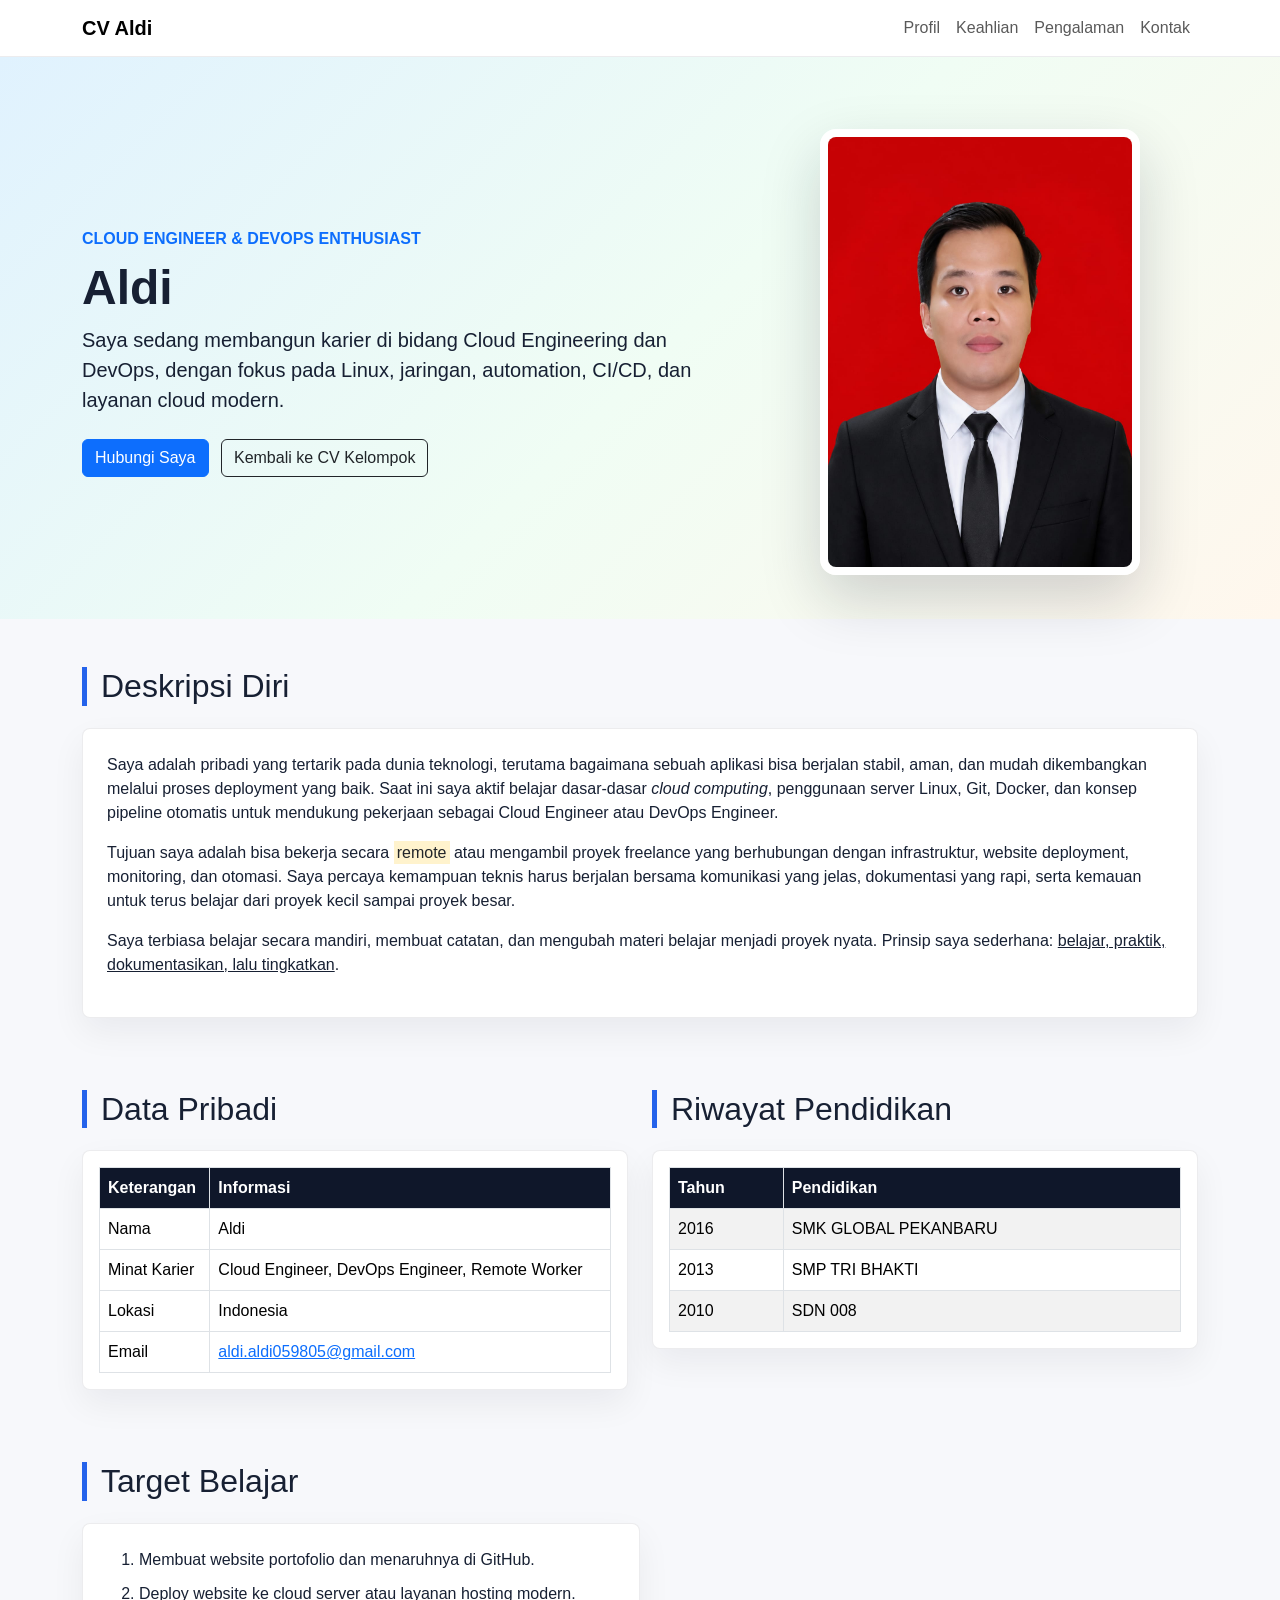
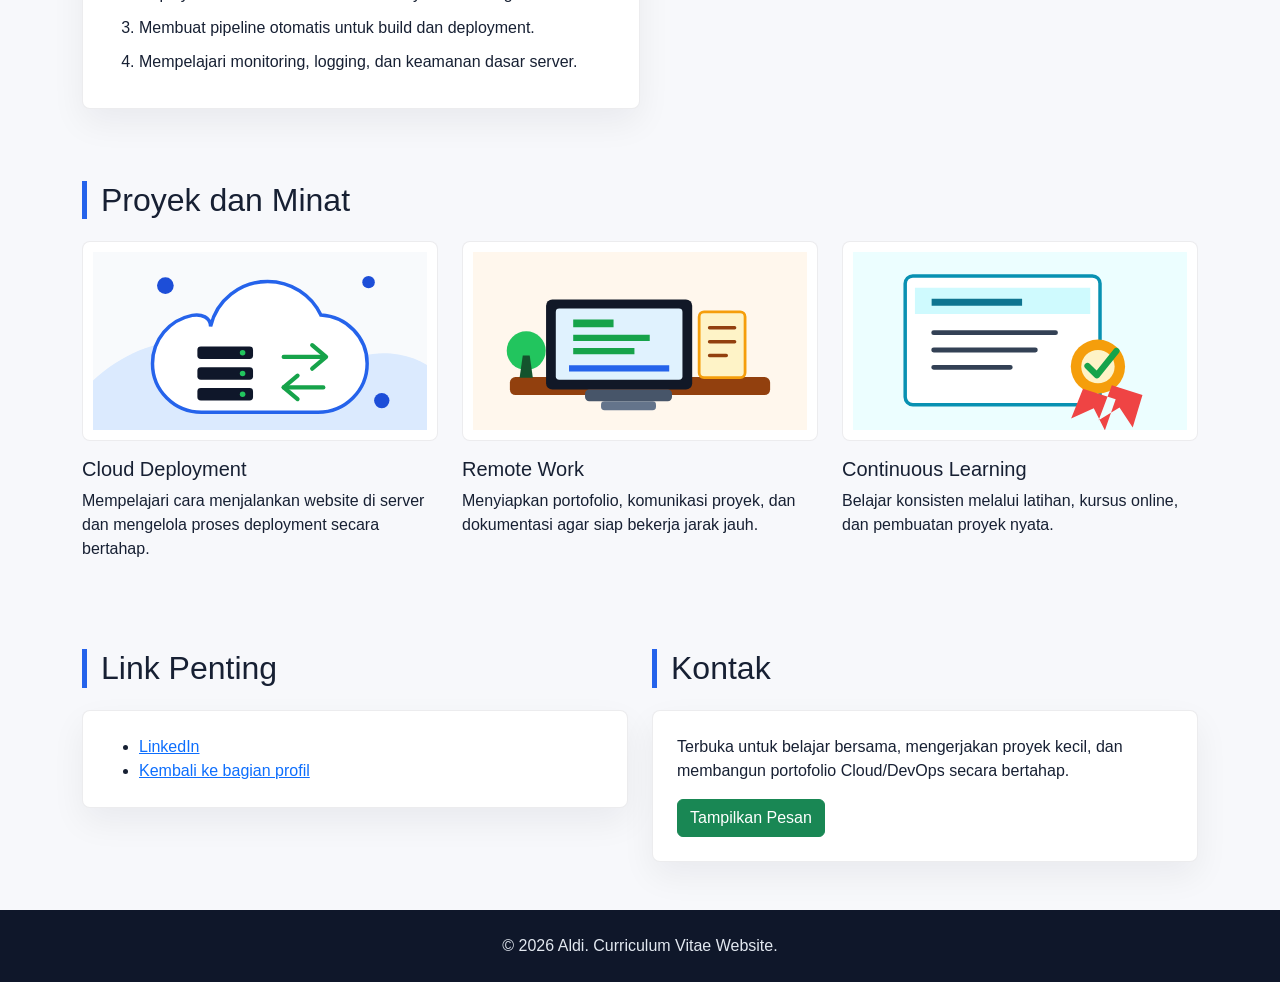
<file: aldi/index.html>
<!DOCTYPE html>
<html lang="id">
<head>
    <meta charset="UTF-8">
    <meta name="viewport" content="width=device-width, initial-scale=1.0">
    <title>Curriculum Vitae Aldi</title>
    <link href="https://cdn.jsdelivr.net/npm/bootstrap@5.3.3/dist/css/bootstrap.min.css" rel="stylesheet">
    <link rel="stylesheet" href="styles.css">
</head>
<body>
    <!-- Navigasi internal halaman CV -->
    <nav class="navbar navbar-expand-lg bg-white sticky-top">
        <div class="container">
            <a class="navbar-brand fw-bold" href="#beranda">CV Aldi</a>
            <button class="navbar-toggler" type="button" data-bs-toggle="collapse" data-bs-target="#mainMenu" aria-controls="mainMenu" aria-expanded="false" aria-label="Buka menu">
                <span class="navbar-toggler-icon"></span>
            </button>
            <div class="collapse navbar-collapse" id="mainMenu">
                <ul class="navbar-nav ms-auto">
                    <li class="nav-item"><a class="nav-link" href="#profil">Profil</a></li>
                    <li class="nav-item"><a class="nav-link" href="#keahlian">Keahlian</a></li>
                    <li class="nav-item"><a class="nav-link" href="#pengalaman">Pengalaman</a></li>
                    <li class="nav-item"><a class="nav-link" href="#kontak">Kontak</a></li>
                </ul>
            </div>
        </div>
    </nav>

    <header class="hero" id="beranda">
        <div class="container">
            <div class="row align-items-center g-5">
                <div class="col-lg-7">
                    <p class="text-uppercase fw-bold text-primary mb-2">Cloud Engineer & DevOps Enthusiast</p>
                    <h1 class="display-5 fw-bold">Aldi</h1>
                    <p class="lead mb-4">Saya sedang membangun karier di bidang <strong>Cloud Engineering</strong> dan <strong>DevOps</strong>, dengan fokus pada Linux, jaringan, automation, CI/CD, dan layanan cloud modern.</p>
                    <a class="btn btn-primary me-2" href="#kontak">Hubungi Saya</a>
                    <a class="btn btn-outline-dark" href="../tugas.html">Kembali ke CV Kelompok</a>
                </div>
                <div class="col-lg-5 text-center">
                    <img src="assets/aldi.jpg" class="img-fluid hero-photo rounded-4" alt="Foto profil Aldi">
                </div>
            </div>
        </div>
    </header>

    <main>
        <section class="container py-5" id="profil">
            <h2 class="section-title">Deskripsi Diri</h2>
            <div class="content-card p-4">
                <p>Saya adalah pribadi yang tertarik pada dunia teknologi, terutama bagaimana sebuah aplikasi bisa berjalan stabil, aman, dan mudah dikembangkan melalui proses deployment yang baik. Saat ini saya aktif belajar dasar-dasar <em>cloud computing</em>, penggunaan server Linux, Git, Docker, dan konsep pipeline otomatis untuk mendukung pekerjaan sebagai Cloud Engineer atau DevOps Engineer.</p>
                <p>Tujuan saya adalah bisa bekerja secara <mark>remote</mark> atau mengambil proyek freelance yang berhubungan dengan infrastruktur, website deployment, monitoring, dan otomasi. Saya percaya kemampuan teknis harus berjalan bersama komunikasi yang jelas, dokumentasi yang rapi, serta kemauan untuk terus belajar dari proyek kecil sampai proyek besar.</p>
                <p>Saya terbiasa belajar secara mandiri, membuat catatan, dan mengubah materi belajar menjadi proyek nyata. Prinsip saya sederhana: <u>belajar, praktik, dokumentasikan, lalu tingkatkan</u>.</p>
            </div>
        </section>

        <section class="container py-4" id="keahlian">
            <div class="row g-4">
                <div class="col-lg-6">
                    <h2 class="section-title">Data Pribadi</h2>
                    <div class="table-responsive content-card p-3">
                        <table class="table table-bordered align-middle mb-0">
                            <thead>
                                <tr>
                                    <th>Keterangan</th>
                                    <th>Informasi</th>
                                </tr>
                            </thead>
                            <tbody>
                                <tr>
                                    <td>Nama</td>
                                    <td>Aldi</td>
                                </tr>
                                <tr>
                                    <td>Minat Karier</td>
                                    <td>Cloud Engineer, DevOps Engineer, Remote Worker</td>
                                </tr>
                                <tr>
                                    <td>Lokasi</td>
                                    <td>Indonesia</td>
                                </tr>
                                <tr>
                                    <td>Email</td>
                                    <td><a href="mailto:aldi.aldi059805@gmail.com">aldi.aldi059805@gmail.com</a></td>
                                </tr>
                            </tbody>
                        </table>
                    </div>
                </div>

                <div class="col-lg-6">
                    <h2 class="section-title">Riwayat Pendidikan</h2>
                    <div class="table-responsive content-card p-3">
                        <table class="table table-striped table-bordered align-middle mb-0">
                            <thead>
                                <tr>
                                    <th>Tahun</th>
                                    <th>Pendidikan </th>
                                </tr>
                            </thead>
                            <tbody>
                                <tr>
                                    <td>2016 </td>
                                    <td>SMK GLOBAL PEKANBARU</td>
                                </tr>
                                <tr>
                                    <td>2013</td>
                                    <td>SMP TRI BHAKTI</td>
                                </tr>
                                <tr>
                                    <td>2010</td>
                                    <td>SDN 008</td>
                                </tr>
                            </tbody>
                        </table>
                    </div>
                </div>
            </div>
        </section>

        <section class="container py-5">
                <div class="col-lg-6">
                    <h2 class="section-title">Target Belajar</h2>
                    <div class="content-card p-4">
                        <ol class="timeline-list mb-0">
                            <li>Membuat website portofolio dan menaruhnya di GitHub.</li>
                            <li>Deploy website ke cloud server atau layanan hosting modern.</li>
                            <li>Membuat pipeline otomatis untuk build dan deployment.</li>
                            <li>Mempelajari monitoring, logging, dan keamanan dasar server.</li>
                        </ol>
                    </div>
                </div>
            </div>
        </section>

        <section class="container py-4" id="pengalaman">
            <h2 class="section-title">Proyek dan Minat</h2>
            <div class="row g-4">
                <div class="col-md-4">
                    <img src="assets/cloud-devops.svg" class="gallery-img" alt="Ilustrasi cloud dan DevOps">
                    <h3 class="h5 mt-3">Cloud Deployment</h3>
                    <p>Mempelajari cara menjalankan website di server dan mengelola proses deployment secara bertahap.</p>
                </div>
                <div class="col-md-4">
                    <img src="assets/workspace.svg" class="gallery-img" alt="Ilustrasi workspace remote">
                    <h3 class="h5 mt-3">Remote Work</h3>
                    <p>Menyiapkan portofolio, komunikasi proyek, dan dokumentasi agar siap bekerja jarak jauh.</p>
                </div>
                <div class="col-md-4">
                    <img src="assets/certificate.svg" class="gallery-img" alt="Ilustrasi sertifikat pembelajaran">
                    <h3 class="h5 mt-3">Continuous Learning</h3>
                    <p>Belajar konsisten melalui latihan, kursus online, dan pembuatan proyek nyata.</p>
                </div>
            </div>
        </section>

        <section class="container py-5" id="kontak">
            <div class="row g-4">
                <div class="col-lg-6">
                    <h2 class="section-title">Link Penting</h2>
                    <div class="content-card p-4">
                        <ul class="mb-0">
                            <li><a href="https://www.linkedin.com/in/aldi05/" target="_blank" rel="noopener">LinkedIn</a></li>
                            <li><a href="#profil">Kembali ke bagian profil</a></li>
                        </ul>
                    </div>
                </div>
                <div class="col-lg-6">
                    <h2 class="section-title">Kontak</h2>
                    <div class="content-card p-4">
                        <p>Terbuka untuk belajar bersama, mengerjakan proyek kecil, dan membangun portofolio Cloud/DevOps secara bertahap.</p>
                        <button class="btn btn-success" id="contactButton" type="button">Tampilkan Pesan</button>
                        <p class="alert alert-info mt-3 d-none" id="contactMessage">Terima kasih sudah melihat CV saya. Mari terhubung dan berdiskusi tentang proyek teknologi.</p>
                    </div>
                </div>
            </div>
        </section>
    </main>

    <footer class="py-4 text-center">
        <p class="mb-0">&copy; <span id="currentYear"></span> Aldi. Curriculum Vitae Website.</p>
    </footer>

    <script src="https://cdn.jsdelivr.net/npm/bootstrap@5.3.3/dist/js/bootstrap.bundle.min.js"></script>
    <script src="script.js"></script>
</body>
</html>
</file>
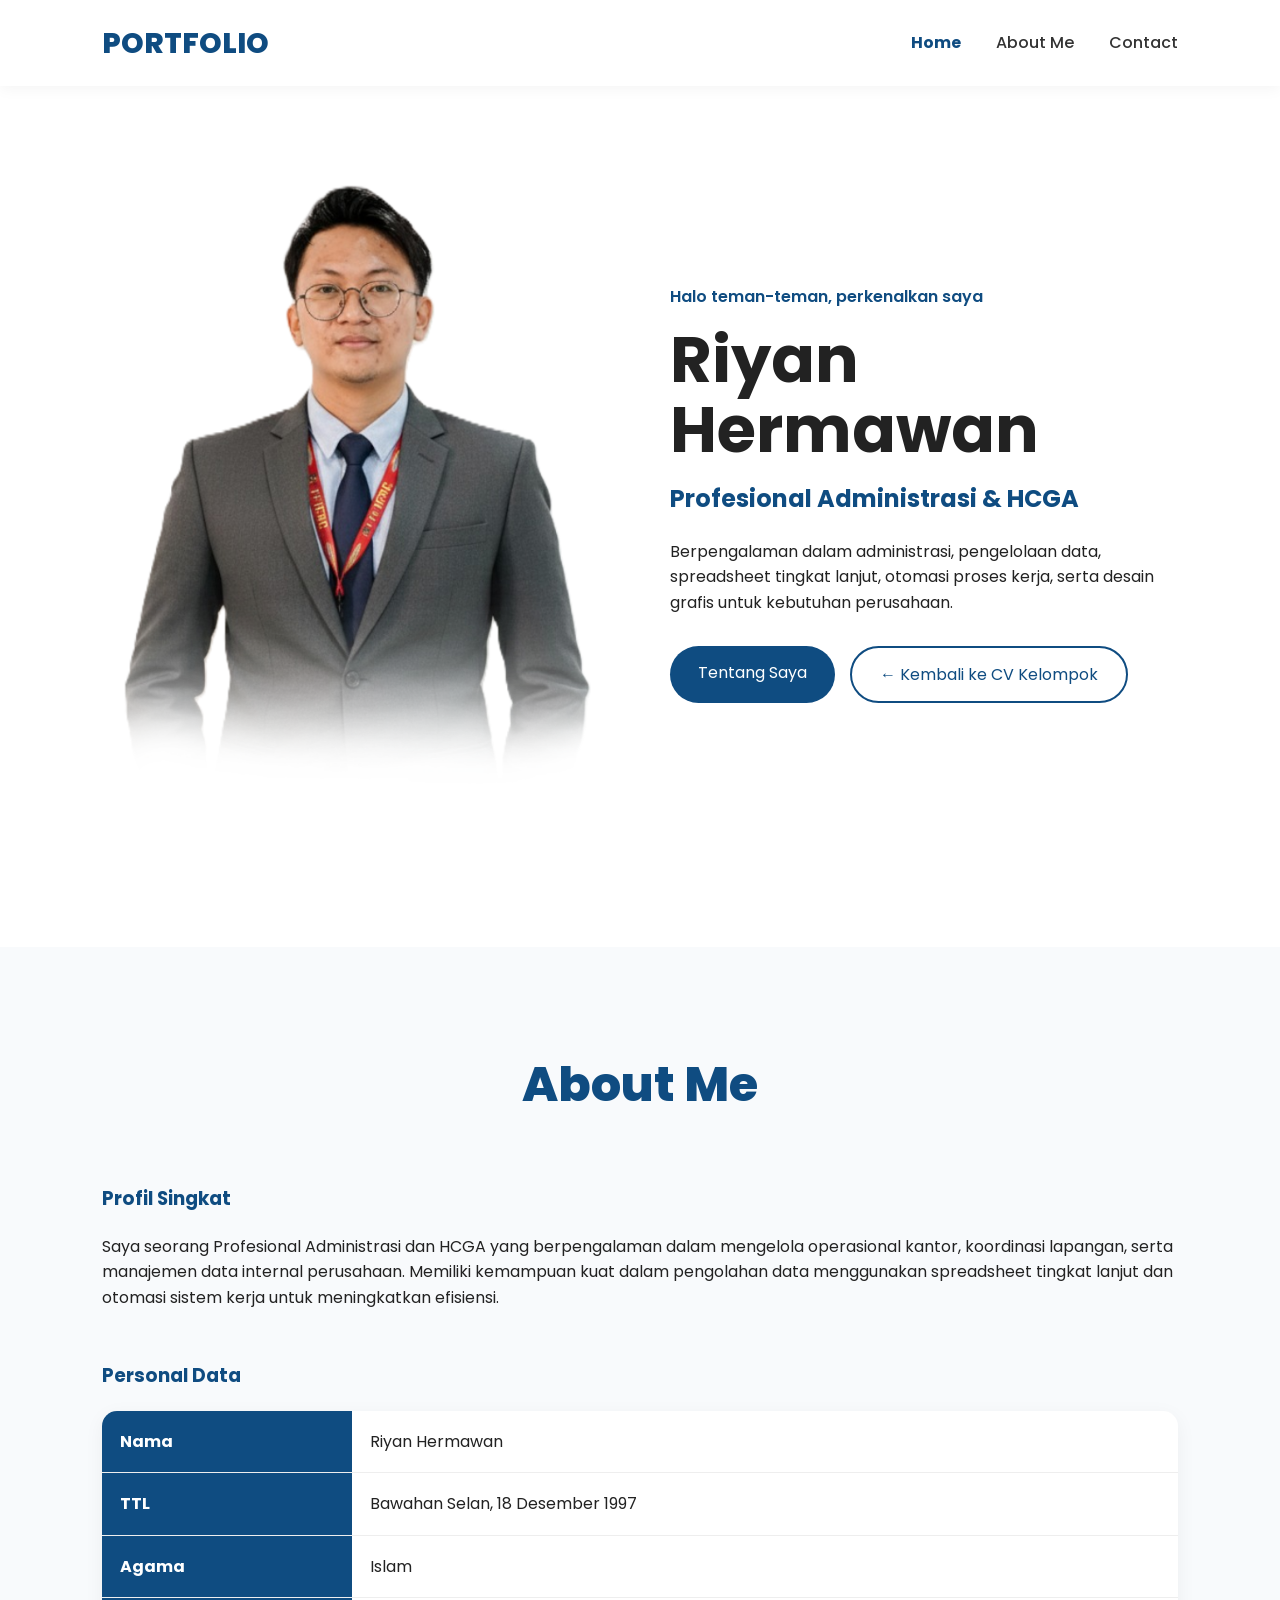
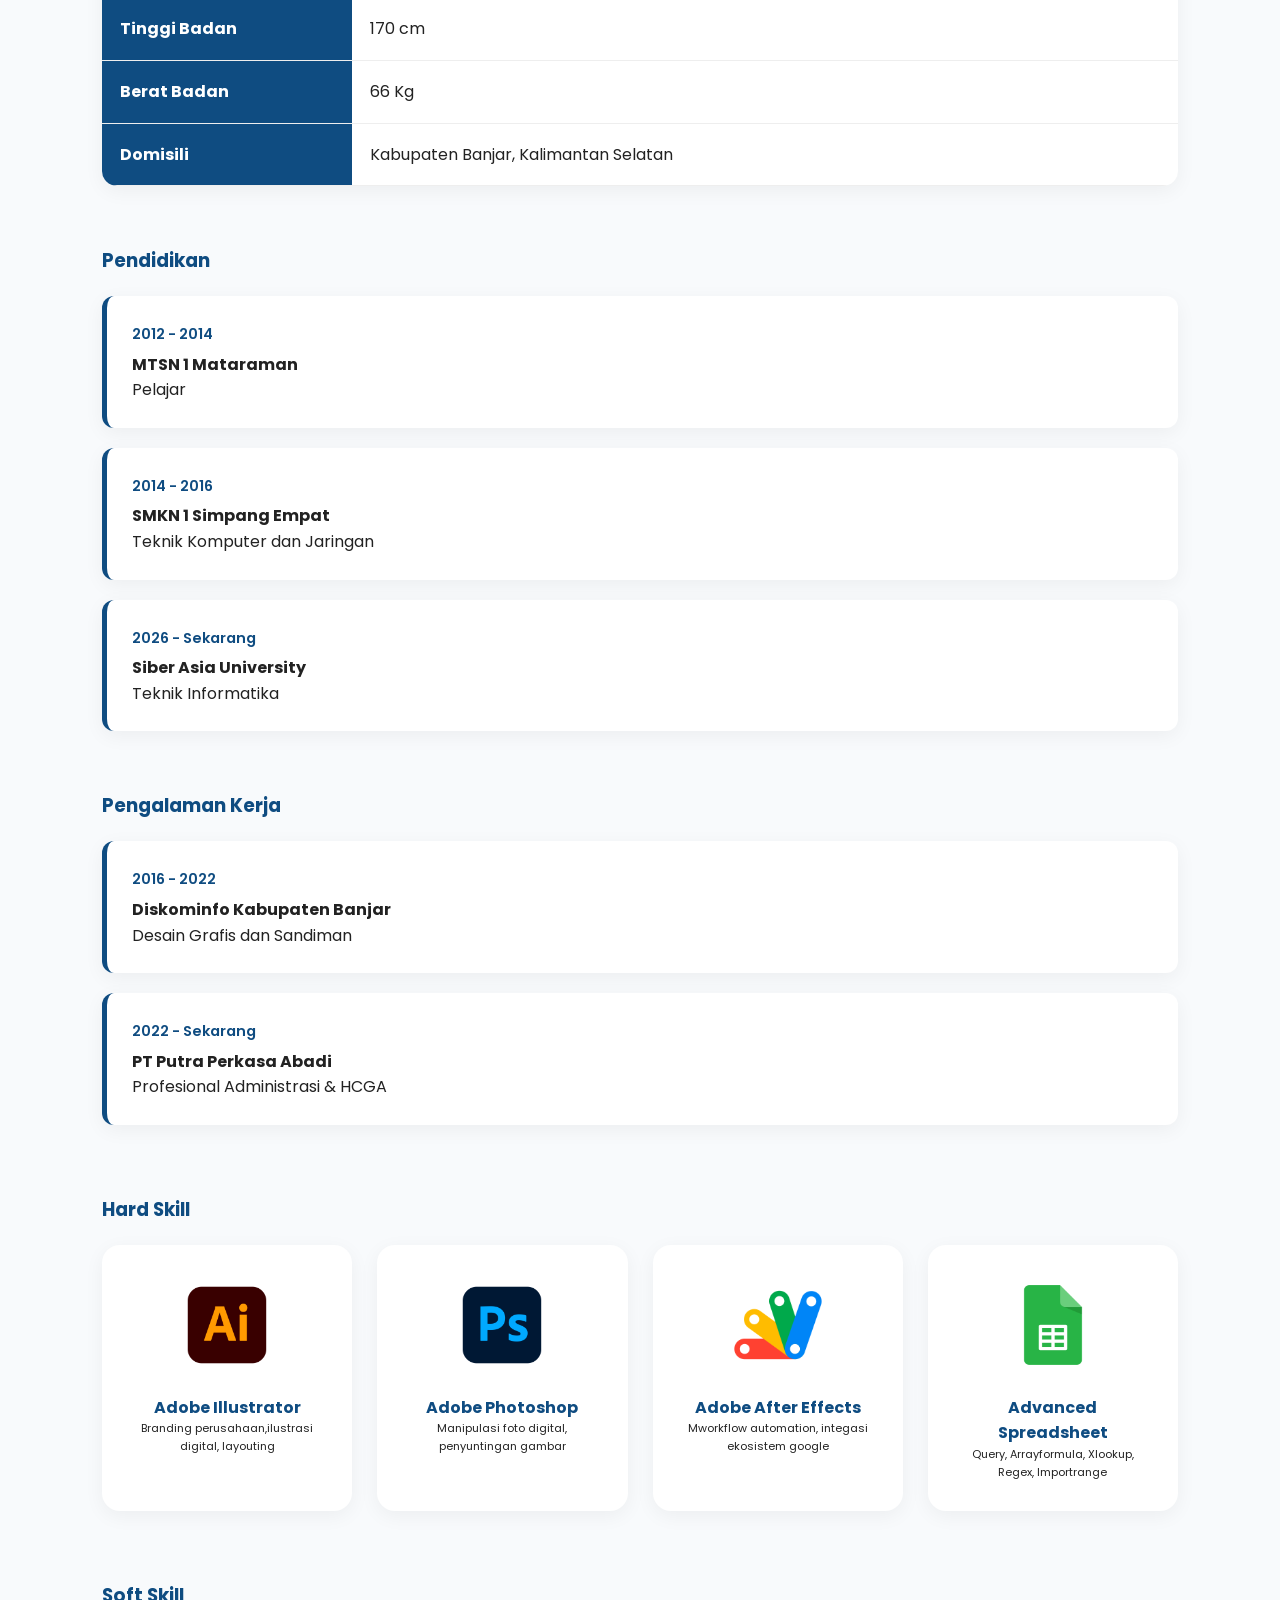
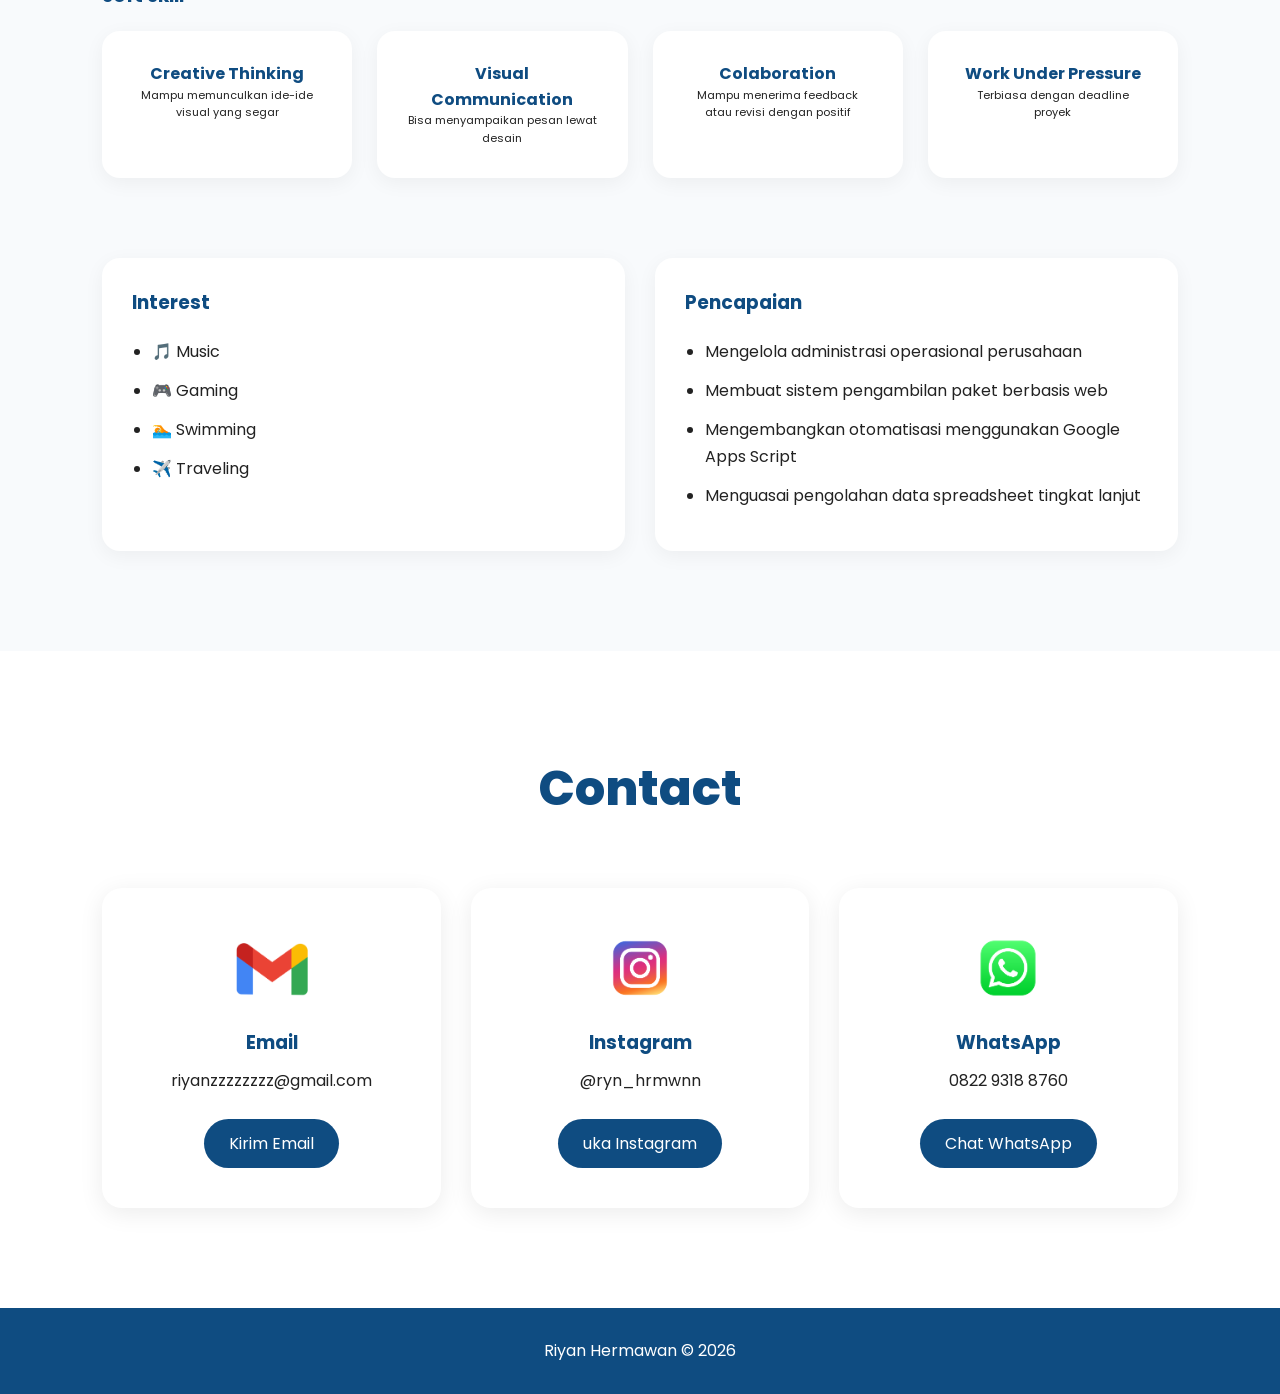
<file: riyan/index.html>
<!DOCTYPE html>
<html lang="id">
<head>
    <meta charset="UTF-8">
    <meta name="viewport" content="width=device-width, initial-scale=1.0">
    <title>Riyan Hermawan | Portfolio</title>

    <!-- link css-->
    <link rel="stylesheet" href="style.css">
</head>
<body>
<div id="loader">
    <div class="loader-content">
        Loading Portfolio...
    </div>
</div>
    <!-- header -->
    <header>
        <div class="logo">
            PORTFOLIO
        </div>
        <nav>
            <ul>
                <li><a href="#home">Home</a></li>
                <li><a href="#about">About Me</a></li>
                <li><a href="#contact">Contact</a></li>
            </ul>
        </nav>
    </header>
    <!-- home page -->
    <section id="home" class="reveal">
        <div class="hero-container">
            <div class="hero-image">
                <img src="assets_ryn/images_ryn/profile.png" alt="Riyan Hermawan">
            </div>
            <div class="hero-content">
                <p>Halo teman-teman, perkenalkan saya</p>
                <h1 id="typing-name"></h1>
                <h2>
                    Profesional Administrasi & HCGA
                </h2>
                <p>
                    Berpengalaman dalam administrasi, pengelolaan data,
                    spreadsheet tingkat lanjut, otomasi proses kerja,
                    serta desain grafis untuk kebutuhan perusahaan.
                </p>
                <div class="hero-button">
                    <a href="#about"> Tentang Saya</a>
                    <a href="../index.html"> ← Kembali ke CV Kelompok</a>
                </div>
            </div>
        </div>
    </section>

    <!-- about page -->
    <section id="about" class="reveal">
        <div class="section-header">
            <h2>About Me</h2>
        </div>

        <div class="about-summary">
            <h3>Profil Singkat</h3>
            <p>
                Saya seorang Profesional Administrasi dan HCGA yang
                berpengalaman dalam mengelola operasional kantor,
                koordinasi lapangan, serta manajemen data internal
                perusahaan. Memiliki kemampuan kuat dalam pengolahan
                data menggunakan spreadsheet tingkat lanjut dan
                otomasi sistem kerja untuk meningkatkan efisiensi.
            </p>
        </div>

        <div class="personal-data">
            <h3>Personal Data</h3>
            <table>
                <tr>
                    <th>Nama</th>
                    <td>Riyan Hermawan</td>
                </tr>

                <tr>
                    <th>TTL</th>
                    <td>Bawahan Selan, 18 Desember 1997</td>
                </tr>

                <tr>
                    <th>Agama</th>
                    <td>Islam</td>
                </tr>

                <tr>
                    <th>Tinggi Badan</th>
                    <td>170 cm</td>
                </tr>

                <tr>
                    <th>Berat Badan</th>
                    <td>66 Kg</td>
                </tr>

                <tr>
                    <th>Domisili</th>
                    <td>Kabupaten Banjar, Kalimantan Selatan</td>
                </tr>
            </table>
        </div>

        <div class="education">
            <h3>Pendidikan</h3>
            <div class="timeline">

                <article>
                    <span>2012 - 2014</span>
                    <h4>MTSN 1 Mataraman</h4>
                    <p>Pelajar</p>
                </article>

                <article>
                    <span>2014 - 2016</span>
                    <h4>SMKN 1 Simpang Empat</h4>
                    <p>Teknik Komputer dan Jaringan</p>
                </article>

                <article>
                    <span>2026 - Sekarang</span>
                    <h4>Siber Asia University</h4>
                    <p>Teknik Informatika</p>
                </article>

            </div>

        </div>

        <div class="experience">
            <h3>Pengalaman Kerja</h3>
            <div class="timeline">
                <article>
                    <span>2016 - 2022</span>
                    <h4>Diskominfo Kabupaten Banjar</h4>
                    <p>Desain Grafis dan Sandiman</p>
                </article>

                <article>
                    <span>2022 - Sekarang</span>
                    <h4>PT Putra Perkasa Abadi</h4>
                    <p>Profesional Administrasi & HCGA</p>
                </article>
            </div>
        </div>

        <div class="hard-skill">
            <h3>Hard Skill</h3>
            <div class="skill-grid">
                <div class="skill-card">
                    <img src="assets_ryn/icons_ryn/illustrator.svg" alt="">
                    <h4>Adobe Illustrator</h4>
                    <p style="font-size: 11px;">Branding perusahaan,ilustrasi digital, layouting</p>
                </div>

                <div class="skill-card">
                    <img src="assets_ryn/icons_ryn/photoshop.svg" alt="">
                    <h4>Adobe Photoshop</h4>
                    <p style="font-size: 11px;">Manipulasi foto digital, penyuntingan gambar</p>
                </div>

                <div class="skill-card">
                    <img src="assets_ryn/icons_ryn/appscript.svg" alt="">
                    <h4>Adobe After Effects</h4>
                    <p style="font-size: 11px;">Mworkflow automation, integasi ekosistem google</p>
                </div>

                <div class="skill-card">
                    <img src="assets_ryn/icons_ryn/spreadsheet.svg" alt="">
                    <h4>Advanced Spreadsheet</h4>
                    <p style="font-size: 11px;">Query, Arrayformula, Xlookup, Regex, Importrange</p>
                </div>
            </div>
        </div>

        <div class="soft-skill">
            <h3>Soft Skill</h3>
            <div class="skill-grid">
                <div class="skill-card">
                    <h4>Creative Thinking</h4>
                    <p style="font-size: 11px;">Mampu memunculkan ide-ide visual yang segar</p>
                </div>

                <div class="skill-card">
                    <h4>Visual Communication</h4>
                    <p style="font-size: 11px;">Bisa menyampaikan pesan lewat desain</p>
                </div>

                <div class="skill-card">
                    <h4>Colaboration</h4>
                    <p style="font-size: 11px;">Mampu menerima feedback atau revisi dengan positif</p>
                </div>

                <div class="skill-card">
                    <h4>Work Under Pressure</h4>
                    <p style="font-size: 11px;">Terbiasa dengan deadline proyek</p>
                </div>
            </div>
        </div>

        <div class="info-row">

            <!-- INTEREST -->
            <div class="interest">

                <h3>Interest</h3>

                <ul class="interest-list">
                    <li>🎵 Music</li>
                    <li>🎮 Gaming</li>
                    <li>🏊 Swimming</li>
                    <li>✈️ Traveling</li>
                </ul>

            </div>

            <!-- ACHIEVEMENT -->
            <div class="achievement">

                <h3>Pencapaian</h3>

                <ul class="achievement-list">
                    <li>Mengelola administrasi operasional perusahaan</li>
                    <li>Membuat sistem pengambilan paket berbasis web</li>
                    <li>Mengembangkan otomatisasi menggunakan Google Apps Script</li>
                    <li>Menguasai pengolahan data spreadsheet tingkat lanjut</li>
                </ul>

            </div>

        </div>

    </section>

    <!-- contact page -->

    <section id="contact" class="reveal">
        <div class="section-header">
            <h2>Contact</h2>
        </div>
        <div class="contact-grid">
            <div class="contact-card">
                <img src="assets_ryn/icons_ryn/gmail.png" alt="Gmail">
                <h3>Email</h3>
                <p>riyanzzzzzzzz@gmail.com</p>
                <a href="mailto:riyanzzzzzzzz@gmail.com"> Kirim Email</a>
            </div>

            <div class="contact-card">
                <img src="assets_ryn/icons_ryn/instagram.png" alt="Instagram">
                <h3>Instagram</h3>
                <p>@ryn_hrmwnn</p>
                <a href="https://instagram.com/ryn_hrmwnn" target="_blank">uka Instagram</a>
            </div>

            <div class="contact-card">
                <img src="assets_ryn/icons_ryn/whatsapp.png" alt="WhatsApp">
                <h3>WhatsApp</h3>
                <p>0822 9318 8760</p>
                <a href="https://wa.me/6282293188760" target="_blank">Chat WhatsApp</a>
            </div>
        </div>
    </section>

    <!-- footer -->

    <footer>
        <p>Riyan Hermawan © 2026</p>
    <button style="font-size: 23px;" id="backToTop">⬆</button>

    <!-- JS -->
    <script src="script.js"></script>
</body>
</html>
</file>
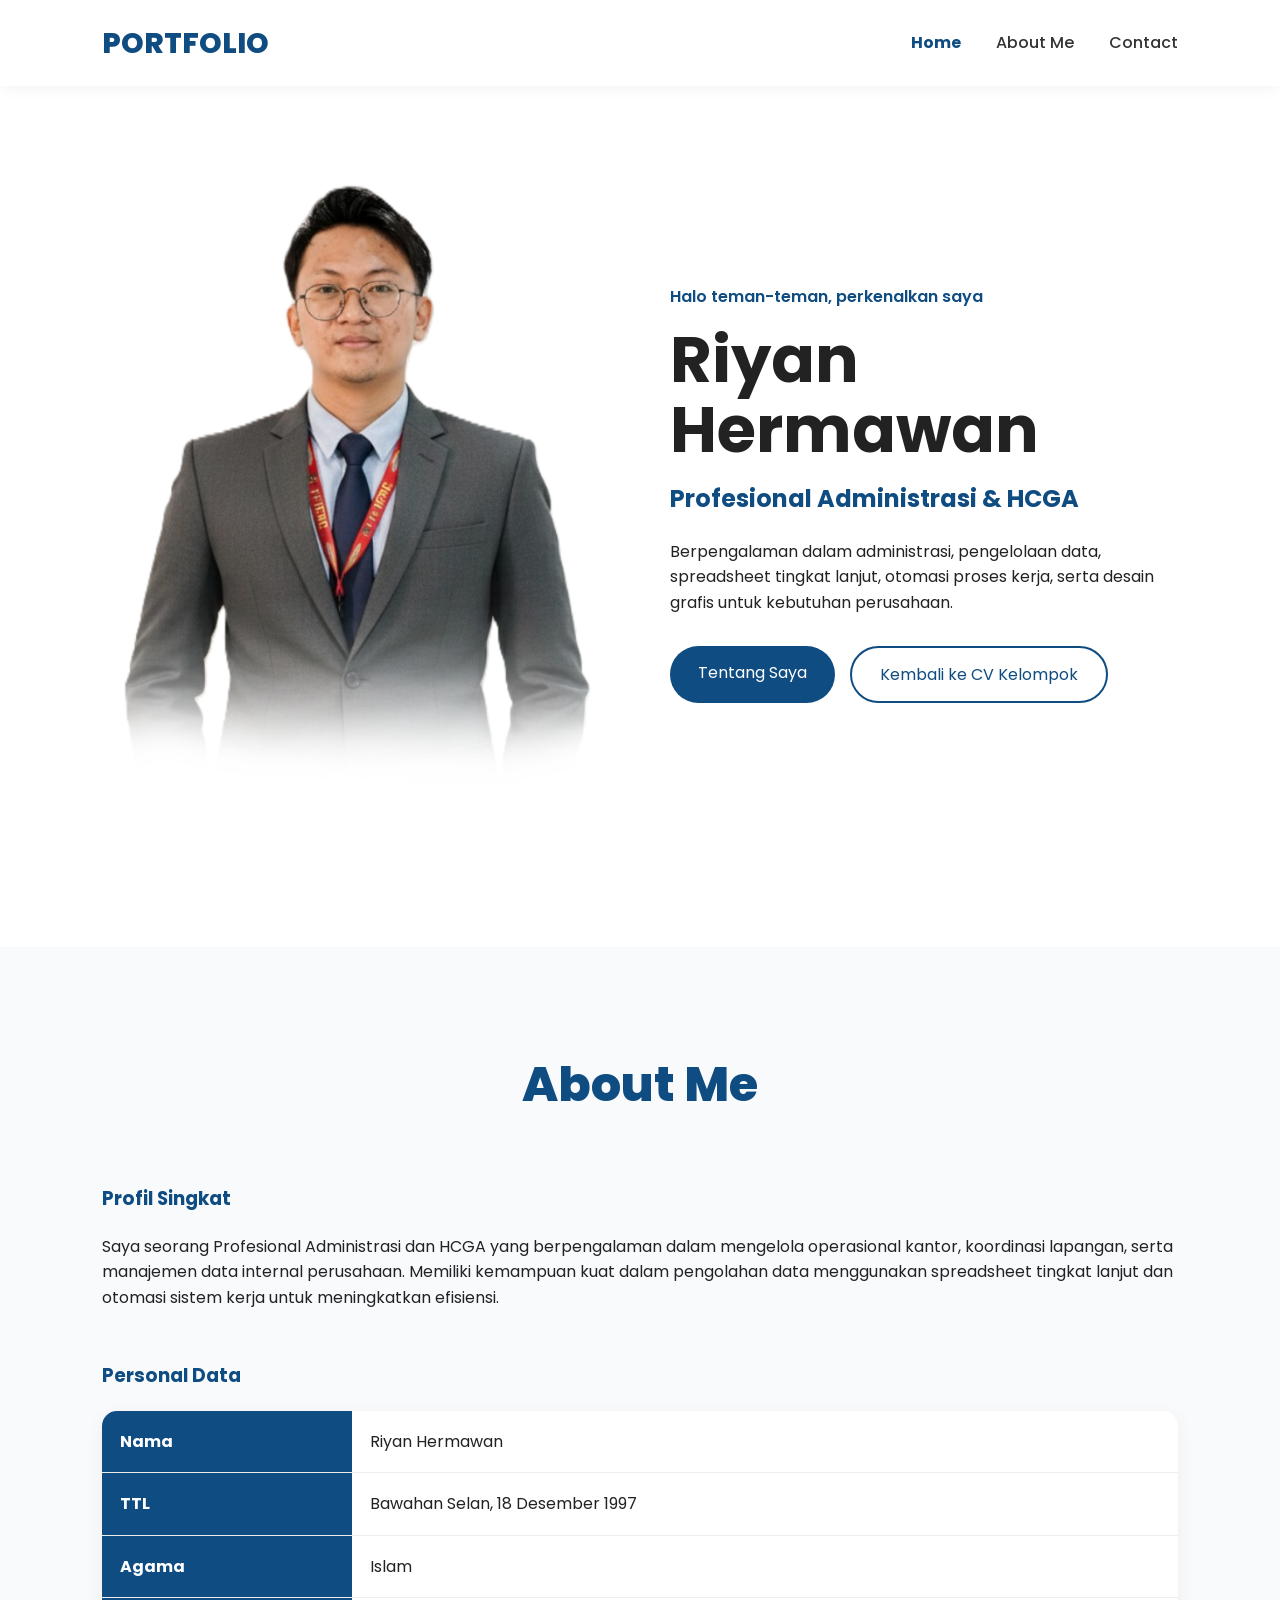
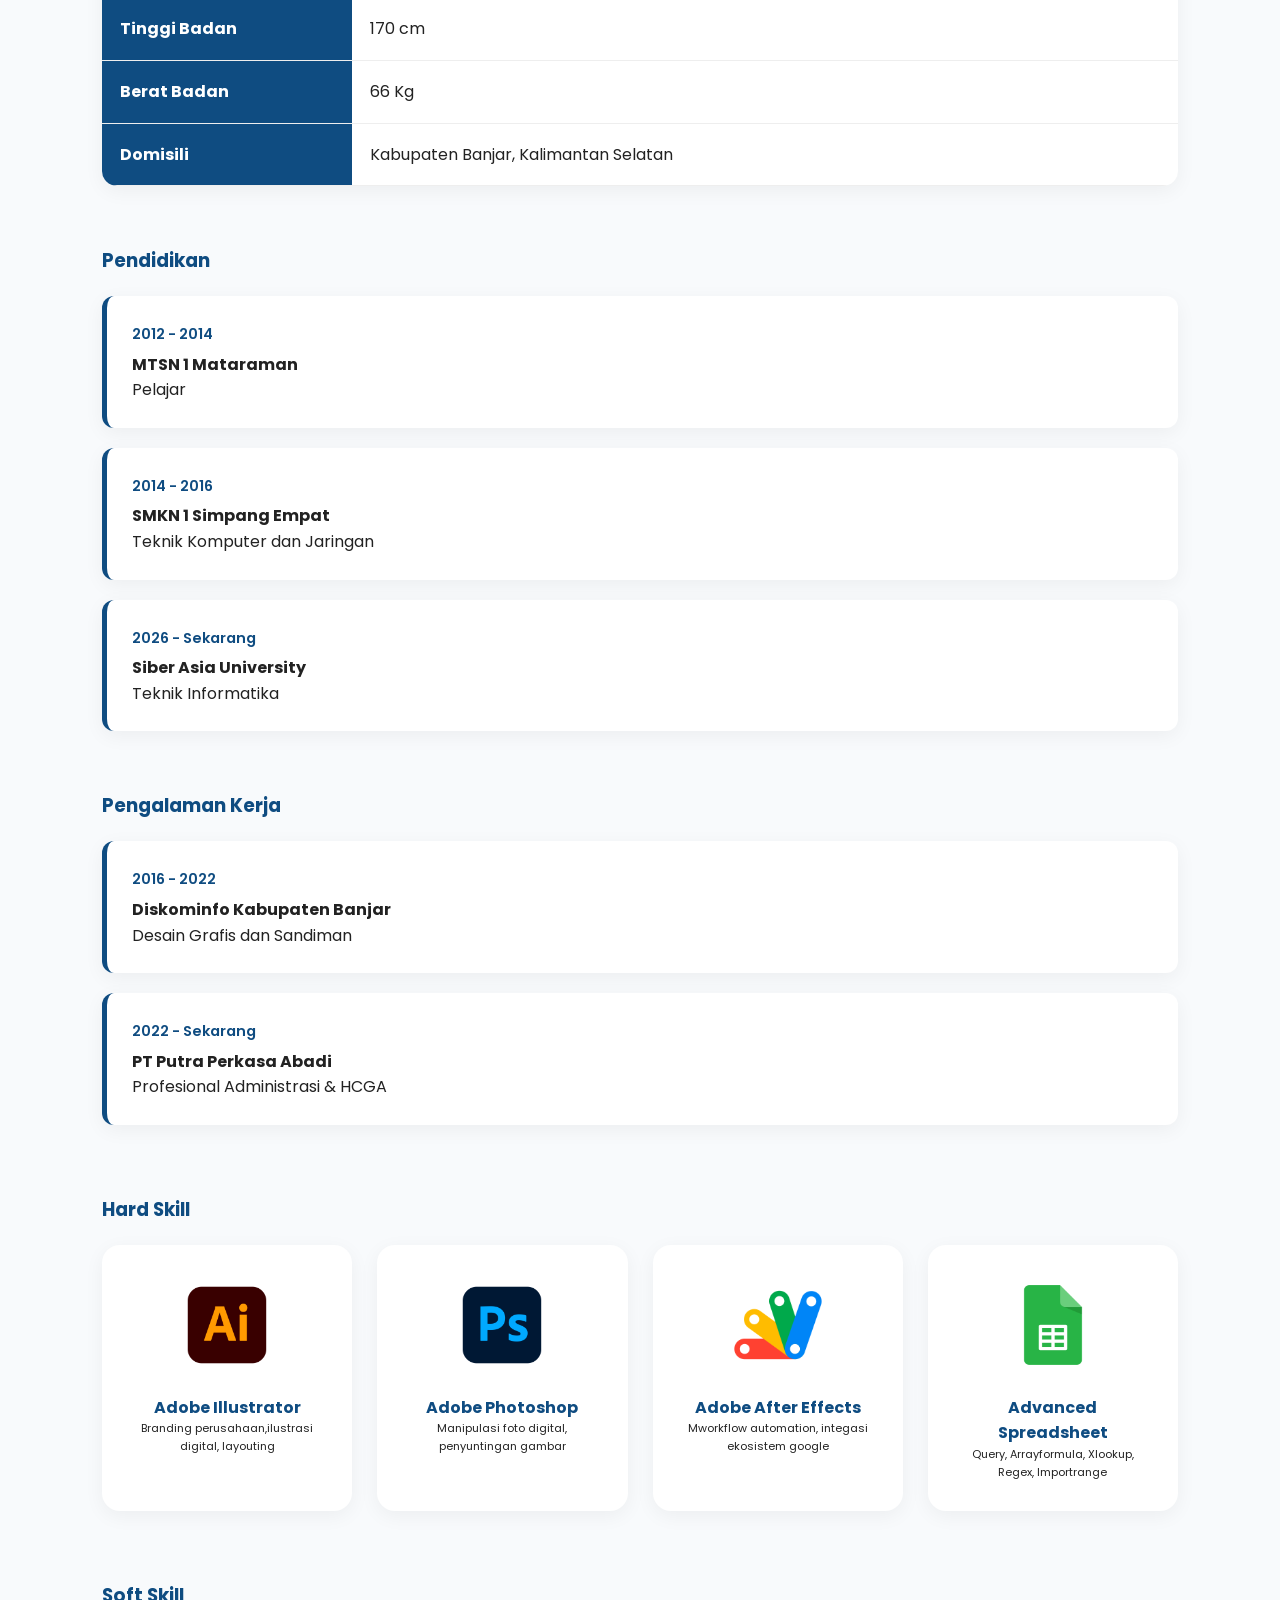
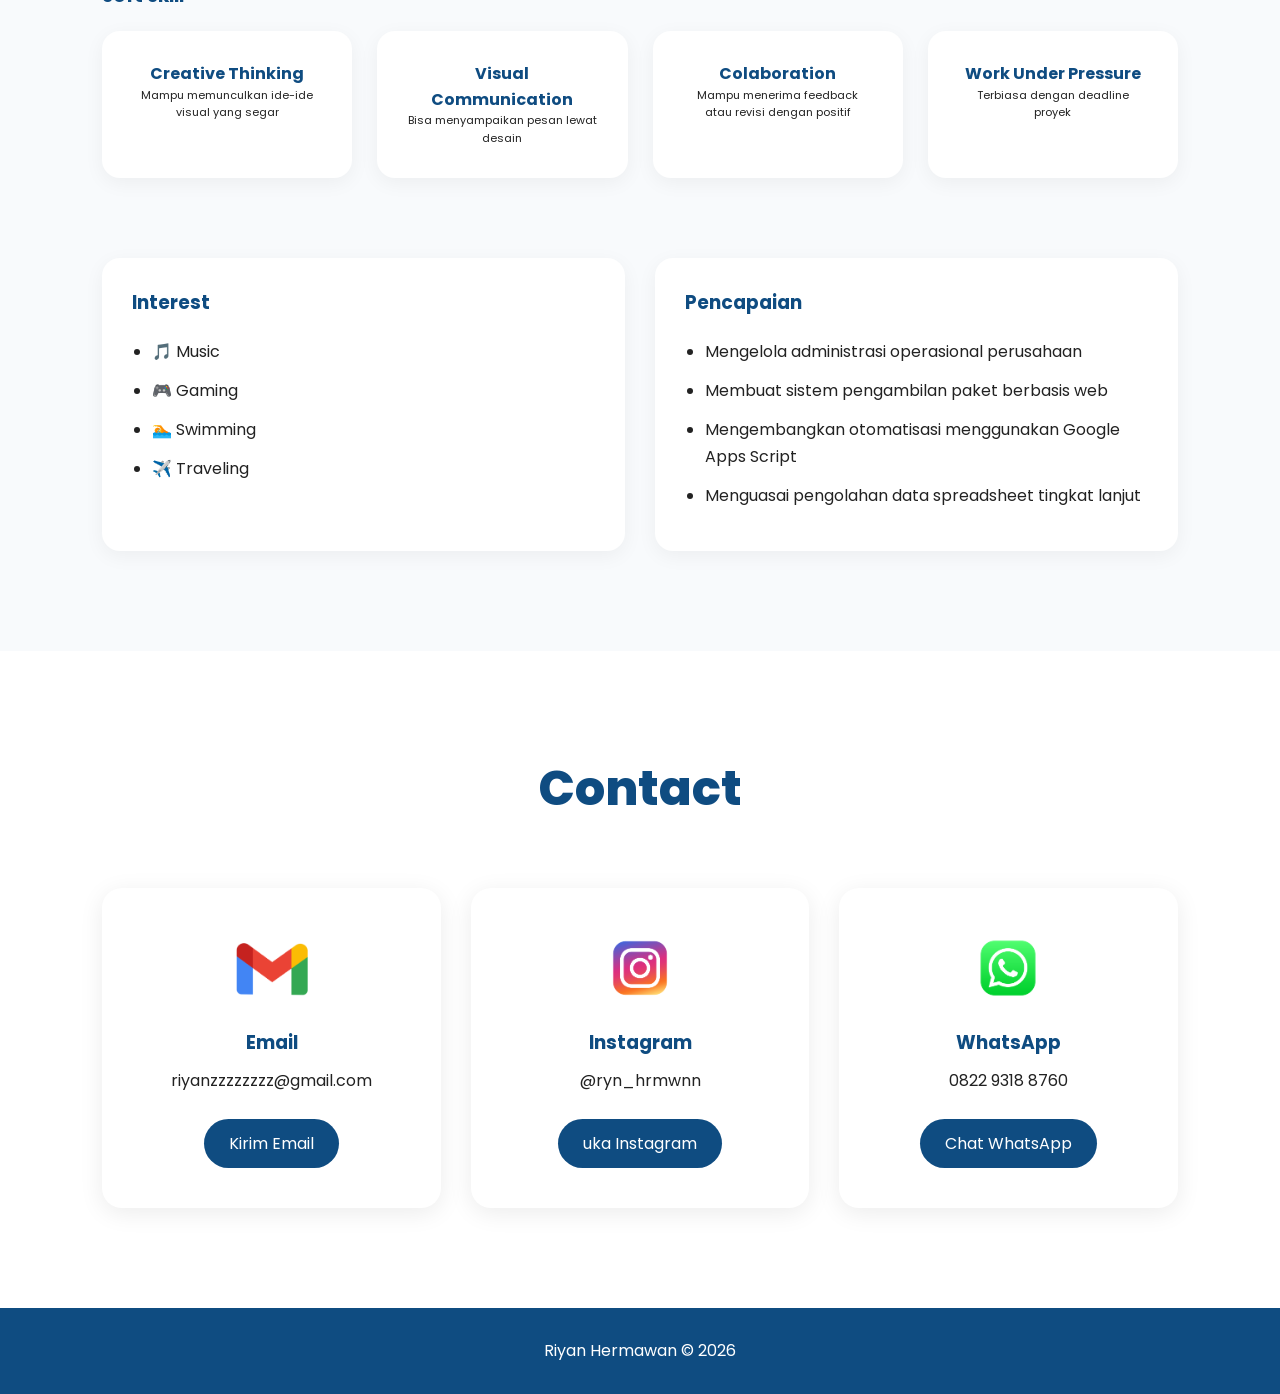
<file: project/riyan/index.html>
<!DOCTYPE html>
<html lang="id">
<head>
    <meta charset="UTF-8">
    <meta name="viewport" content="width=device-width, initial-scale=1.0">
    <title>Riyan Hermawan | Portfolio</title>

    <!-- link css-->
    <link rel="stylesheet" href="style.css">
</head>
<body>
<div id="loader">
    <div class="loader-content">
        Loading Portfolio...
    </div>
</div>
    <!-- header -->
    <header>
        <div class="logo">
            PORTFOLIO
        </div>
        <nav>
            <ul>
                <li><a href="#home">Home</a></li>
                <li><a href="#about">About Me</a></li>
                <li><a href="#contact">Contact</a></li>
            </ul>
        </nav>
    </header>
    <!-- home page -->
    <section id="home" class="reveal">
        <div class="hero-container">
            <div class="hero-image">
                <img src="assets_ryn/images_ryn/profile.png" alt="Riyan Hermawan">
            </div>
            <div class="hero-content">
                <p>Halo teman-teman, perkenalkan saya</p>
                <h1 id="typing-name"></h1>
                <h2>
                    Profesional Administrasi & HCGA
                </h2>
                <p>
                    Berpengalaman dalam administrasi, pengelolaan data,
                    spreadsheet tingkat lanjut, otomasi proses kerja,
                    serta desain grafis untuk kebutuhan perusahaan.
                </p>
                <div class="hero-button">
                    <a href="#about"> Tentang Saya</a>
                    <a href="../tugas.html"> Kembali ke CV Kelompok</a>
                </div>
            </div>
        </div>
    </section>

    <!-- about page -->
    <section id="about" class="reveal">
        <div class="section-header">
            <h2>About Me</h2>
        </div>

        <div class="about-summary">
            <h3>Profil Singkat</h3>
            <p>
                Saya seorang Profesional Administrasi dan HCGA yang
                berpengalaman dalam mengelola operasional kantor,
                koordinasi lapangan, serta manajemen data internal
                perusahaan. Memiliki kemampuan kuat dalam pengolahan
                data menggunakan spreadsheet tingkat lanjut dan
                otomasi sistem kerja untuk meningkatkan efisiensi.
            </p>
        </div>

        <div class="personal-data">
            <h3>Personal Data</h3>
            <table>
                <tr>
                    <th>Nama</th>
                    <td>Riyan Hermawan</td>
                </tr>

                <tr>
                    <th>TTL</th>
                    <td>Bawahan Selan, 18 Desember 1997</td>
                </tr>

                <tr>
                    <th>Agama</th>
                    <td>Islam</td>
                </tr>

                <tr>
                    <th>Tinggi Badan</th>
                    <td>170 cm</td>
                </tr>

                <tr>
                    <th>Berat Badan</th>
                    <td>66 Kg</td>
                </tr>

                <tr>
                    <th>Domisili</th>
                    <td>Kabupaten Banjar, Kalimantan Selatan</td>
                </tr>
            </table>
        </div>

        <div class="education">
            <h3>Pendidikan</h3>
            <div class="timeline">

                <article>
                    <span>2012 - 2014</span>
                    <h4>MTSN 1 Mataraman</h4>
                    <p>Pelajar</p>
                </article>

                <article>
                    <span>2014 - 2016</span>
                    <h4>SMKN 1 Simpang Empat</h4>
                    <p>Teknik Komputer dan Jaringan</p>
                </article>

                <article>
                    <span>2026 - Sekarang</span>
                    <h4>Siber Asia University</h4>
                    <p>Teknik Informatika</p>
                </article>

            </div>

        </div>

        <div class="experience">
            <h3>Pengalaman Kerja</h3>
            <div class="timeline">
                <article>
                    <span>2016 - 2022</span>
                    <h4>Diskominfo Kabupaten Banjar</h4>
                    <p>Desain Grafis dan Sandiman</p>
                </article>

                <article>
                    <span>2022 - Sekarang</span>
                    <h4>PT Putra Perkasa Abadi</h4>
                    <p>Profesional Administrasi & HCGA</p>
                </article>
            </div>
        </div>

        <div class="hard-skill">
            <h3>Hard Skill</h3>
            <div class="skill-grid">
                <div class="skill-card">
                    <img src="assets_ryn/icons_ryn/illustrator.svg" alt="">
                    <h4>Adobe Illustrator</h4>
                    <p style="font-size: 11px;">Branding perusahaan,ilustrasi digital, layouting</p>
                </div>

                <div class="skill-card">
                    <img src="assets_ryn/icons_ryn/photoshop.svg" alt="">
                    <h4>Adobe Photoshop</h4>
                    <p style="font-size: 11px;">Manipulasi foto digital, penyuntingan gambar</p>
                </div>

                <div class="skill-card">
                    <img src="assets_ryn/icons_ryn/appscript.svg" alt="">
                    <h4>Adobe After Effects</h4>
                    <p style="font-size: 11px;">Mworkflow automation, integasi ekosistem google</p>
                </div>

                <div class="skill-card">
                    <img src="assets_ryn/icons_ryn/spreadsheet.svg" alt="">
                    <h4>Advanced Spreadsheet</h4>
                    <p style="font-size: 11px;">Query, Arrayformula, Xlookup, Regex, Importrange</p>
                </div>
            </div>
        </div>

        <div class="soft-skill">
            <h3>Soft Skill</h3>
            <div class="skill-grid">
                <div class="skill-card">
                    <h4>Creative Thinking</h4>
                    <p style="font-size: 11px;">Mampu memunculkan ide-ide visual yang segar</p>
                </div>

                <div class="skill-card">
                    <h4>Visual Communication</h4>
                    <p style="font-size: 11px;">Bisa menyampaikan pesan lewat desain</p>
                </div>

                <div class="skill-card">
                    <h4>Colaboration</h4>
                    <p style="font-size: 11px;">Mampu menerima feedback atau revisi dengan positif</p>
                </div>

                <div class="skill-card">
                    <h4>Work Under Pressure</h4>
                    <p style="font-size: 11px;">Terbiasa dengan deadline proyek</p>
                </div>
            </div>
        </div>

        <div class="info-row">

            <!-- INTEREST -->
            <div class="interest">

                <h3>Interest</h3>

                <ul class="interest-list">
                    <li>🎵 Music</li>
                    <li>🎮 Gaming</li>
                    <li>🏊 Swimming</li>
                    <li>✈️ Traveling</li>
                </ul>

            </div>

            <!-- ACHIEVEMENT -->
            <div class="achievement">

                <h3>Pencapaian</h3>

                <ul class="achievement-list">
                    <li>Mengelola administrasi operasional perusahaan</li>
                    <li>Membuat sistem pengambilan paket berbasis web</li>
                    <li>Mengembangkan otomatisasi menggunakan Google Apps Script</li>
                    <li>Menguasai pengolahan data spreadsheet tingkat lanjut</li>
                </ul>

            </div>

        </div>

    </section>

    <!-- contact page -->

    <section id="contact" class="reveal">
        <div class="section-header">
            <h2>Contact</h2>
        </div>
        <div class="contact-grid">
            <div class="contact-card">
                <img src="assets_ryn/icons_ryn/gmail.png" alt="Gmail">
                <h3>Email</h3>
                <p>riyanzzzzzzzz@gmail.com</p>
                <a href="mailto:riyanzzzzzzzz@gmail.com"> Kirim Email</a>
            </div>

            <div class="contact-card">
                <img src="assets_ryn/icons_ryn/instagram.png" alt="Instagram">
                <h3>Instagram</h3>
                <p>@ryn_hrmwnn</p>
                <a href="https://instagram.com/ryn_hrmwnn" target="_blank">uka Instagram</a>
            </div>

            <div class="contact-card">
                <img src="assets_ryn/icons_ryn/whatsapp.png" alt="WhatsApp">
                <h3>WhatsApp</h3>
                <p>0822 9318 8760</p>
                <a href="https://wa.me/6282293188760" target="_blank">Chat WhatsApp</a>
            </div>
        </div>
    </section>

    <!-- footer -->

    <footer>
        <p>Riyan Hermawan © 2026</p>
    <button style="font-size: 23px;" id="backToTop">⬆</button>

    <!-- JS -->
    <script src="script.js"></script>
</body>
</html>
</file>
<file: aldi/styles.css>
body {
    font-family: "Segoe UI", Arial, sans-serif;
    background: #f7f8fb;
    color: #172033;
}

.navbar {
    border-bottom: 1px solid rgba(15, 23, 42, 0.08);
}

.hero {
    background: linear-gradient(135deg, #e0f2fe 0%, #f0fdf4 52%, #fff7ed 100%);
    padding: 72px 0 44px;
}

.hero-photo {
    width: min(100%, 320px);
    border: 8px solid #ffffff;
    box-shadow: 0 24px 60px rgba(15, 23, 42, 0.18);
}

.section-title {
    border-left: 5px solid #2563eb;
    padding-left: 14px;
    margin-bottom: 22px;
}

.content-card {
    background: #ffffff;
    border: 1px solid rgba(15, 23, 42, 0.08);
    border-radius: 8px;
    box-shadow: 0 14px 34px rgba(15, 23, 42, 0.06);
}

.skill-badge {
    background: #e0f2fe;
    color: #075985;
    border: 1px solid #bae6fd;
    border-radius: 999px;
    display: inline-block;
    font-weight: 600;
    margin: 4px;
    padding: 8px 12px;
}

.gallery-img {
    aspect-ratio: 16 / 9;
    background: #ffffff;
    border: 1px solid rgba(15, 23, 42, 0.08);
    border-radius: 8px;
    object-fit: cover;
    padding: 10px;
    width: 100%;
}

.timeline-list li {
    margin-bottom: 10px;
}

.table thead th {
    background: #0f172a;
    color: #ffffff;
}

footer {
    background: #0f172a;
    color: #e2e8f0;
}

@media (max-width: 767px) {
    .hero {
        padding-top: 42px;
    }

    .hero-photo {
        max-width: 240px;
    }
}
</file>
<file: riyan/style.css>
/* link font */
@import url('https://fonts.googleapis.com/css2?family=Poppins:wght@300;400;500;600;700;800&display=swap');

*{margin:0; padding:0; box-sizing:border-box; }

html{ scroll-behavior:smooth; }
body{ font-family:'Poppins',sans-serif; background:#ffffff; color:#222; line-height:1.6; }

/* global style */
section{ padding:100px 8%; }
.section-header{ text-align:center; margin-bottom:60px; }
.section-header h2{ font-size:3rem; color:#0F4C81; font-weight:800; }
h3{ color:#0F4C81; margin-bottom:20px; }
img{ max-width:100%; display:block; }
a{ text-decoration:none; }

/* header */
header{ position:fixed; top:0; left:0; width:100%; display:flex;
    justify-content:space-between; align-items:center;
    padding:20px 8%; background:rgba(255,255,255,.95);
    backdrop-filter:blur(10px); z-index:1000;
    box-shadow:0 2px 15px rgba(0,0,0,.05); }

.logo{ font-size:1.8rem; font-weight:800; color:#0F4C81; }
nav ul{ display:flex; list-style:none; gap:35px; }
nav a{color:#333; font-weight:500; transition:.3s; }
nav a:hover{ color:#0F4C81; }

/* home page */
#home{ min-height:100vh; display:flex; align-items:center; padding-top:140px;}
.hero-container{ display:grid; grid-template-columns:1fr 1fr; align-items:center; gap:60px; }
.hero-image{ display:flex; justify-content:center; }
.hero-image img{ width:500px; max-width:100%;}
.hero-content p:first-child{ color:#0F4C81; font-weight:600; }
.hero-content h1{ font-size:4rem; line-height:1.1; margin:15px 0; }
.hero-content h2{  color:#0F4C81; margin-bottom:20px; }
.hero-button{ display:flex; gap:15px; margin-top:30px; }
.hero-button a{ padding:14px 28px; border-radius:50px; transition:.3s; }
.hero-button a:first-child{ background:#0F4C81; color:white; }
.hero-button a:last-child{ border:2px solid #0F4C81; color:#0F4C81; }
.hero-button a:hover{ transform:translateY(-3px); }

/* about page */

#about{ background:#f8fafc; }
.about-summary{ margin-bottom:50px; }
.personal-data{ margin-bottom:60px; }
.personal-data table{ width:100%; border-collapse:collapse; background:white; border-radius:15px; overflow:hidden; box-shadow:0 5px 20px rgba(0,0,0,.05); }
.personal-data th{ width:250px; background:#0F4C81; color:white; text-align:left; }
.personal-data th,
.personal-data td{ padding:18px; border-bottom:1px solid #eee; }
.education,
.experience{ margin-top:60px; }
.timeline article{ background:white; padding:25px; border-left:5px solid #0F4C81; margin-bottom:20px; border-radius:12px; box-shadow:0 5px 20px rgba(0,0,0,.05); }
.timeline span{ font-size:.9rem; font-weight:600; color:#0F4C81; }
.timeline h4{ margin-top:5px; }

/* skill */
.hard-skill,
.soft-skill,
.interest{ margin-top:70px;}
.skill-grid{ display:grid; grid-template-columns:repeat(auto-fit,minmax(220px,1fr)); gap:25px; }
.skill-card{ background:white; padding:30px; text-align:center; border-radius:18px; box-shadow:0 5px 20px rgba(0,0,0,.05); transition:.3s; }
.skill-card:hover{ transform:translateY(-10px); }
.skill-card img{ width:100px; margin:0 auto 20px; }
.skill-card h4{ color:#0F4C81; }

/* interest*/
.interest-grid{ display:grid; grid-template-columns:repeat(auto-fit,minmax(220px,1fr)); gap:25px;}
.interest-card{ background:#0F4C81; color:white; padding:30px; text-align:center; border-radius:18px; font-size:1.2rem; }

/* contact */
.contact-grid{ display:grid; grid-template-columns:repeat(auto-fit,minmax(280px,1fr)); gap:30px; }
.contact-card{ background:white; padding:40px; text-align:center; border-radius:20px; box-shadow:0 5px 25px rgba(0,0,0,.08); }
.contact-card img{ width:80px; margin:0 auto 20px; }
.contact-card h3{ margin-bottom:10px; }
.contact-card p{ margin-bottom:25px; }
.contact-card a{ display:inline-block; background:#0F4C81; color:white; padding:12px 25px; border-radius:50px;}

/* footer */
footer{ background:#0F4C81; color:white; text-align:center; padding:30px;}

/* resposive home page */
@media(max-width:992px){
    .hero-container{ grid-template-columns:1fr; text-align:center;}
    .hero-image{ order:1; }
    .hero-content{ order:2; }
    .hero-button{ justify-content:center; }
    .hero-content h1{ font-size:3rem; } }

@media(max-width:768px){
    header{ flex-direction:column; gap:15px; padding:20px;}
    nav ul{ gap:20px; }
    .hero-content h1{ font-size:2.4rem;}
    .section-header h2{ font-size:2.3rem; }
    .personal-data th{ width:130px;} }

nav a.active{ color:#0F4C81; font-weight:700; }
header.scrolled{ box-shadow:0 5px 20px rgba(0,0,0,.12); }

/*tombol kembali ke atas*/
#backToTop{ position:fixed; right:25px; bottom:25px; width:50px; height:50px; border:none; border-radius:50%;
    background:#0F4C81; color:white; cursor:pointer; display:none; z-index:999; }

/*animasi reveal*/
.reveal{ opacity: 0; transform: translateY(50px); transition: all .8s ease; }
.reveal.active{ opacity: 1; transform: translateY(0); }

/*animasi loading di awal*/
#loader{ position: fixed; inset: 0; background:#0F4C81; display:flex; justify-content:center;
    align-items:center; z-index:99999; color:white; font-size:2rem; font-weight:700; transition:1s; }

/* interest dan pencapaian */
.info-row{ display: grid; Grid-template-columns: 1fr 1fr; gap: 30px; align-items: stretch; margin-top: 40px; }
.interest,.achievement{ background: white; padding: 30px; border-radius: 18px; box-shadow: 0 5px 20px rgba(0,0,0,.05); margin-top: 40px; }
.interest h3, .achievement h3{ margin-bottom: 20px; color: #0F4C81; }
.interest-list, .achievement-list{ padding-left: 20px; }
.interest-list li, .achievement-list li{ margin-bottom: 12px; line-height: 1.7; }

/*  interest dan pencapaian  hp*/
@media(max-width:768px){
    .info-row{ grid-template-columns: 1fr; } }
</file>
<file: project/riyan/style.css>
/* link font */
@import url('https://fonts.googleapis.com/css2?family=Poppins:wght@300;400;500;600;700;800&display=swap');

*{margin:0; padding:0; box-sizing:border-box; }

html{ scroll-behavior:smooth; }
body{ font-family:'Poppins',sans-serif; background:#ffffff; color:#222; line-height:1.6; }

/* global style */
section{ padding:100px 8%; }
.section-header{ text-align:center; margin-bottom:60px; }
.section-header h2{ font-size:3rem; color:#0F4C81; font-weight:800; }
h3{ color:#0F4C81; margin-bottom:20px; }
img{ max-width:100%; display:block; }
a{ text-decoration:none; }

/* header */
header{ position:fixed; top:0; left:0; width:100%; display:flex;
    justify-content:space-between; align-items:center;
    padding:20px 8%; background:rgba(255,255,255,.95);
    backdrop-filter:blur(10px); z-index:1000;
    box-shadow:0 2px 15px rgba(0,0,0,.05); }

.logo{ font-size:1.8rem; font-weight:800; color:#0F4C81; }
nav ul{ display:flex; list-style:none; gap:35px; }
nav a{color:#333; font-weight:500; transition:.3s; }
nav a:hover{ color:#0F4C81; }

/* home page */
#home{ min-height:100vh; display:flex; align-items:center; padding-top:140px;}
.hero-container{ display:grid; grid-template-columns:1fr 1fr; align-items:center; gap:60px; }
.hero-image{ display:flex; justify-content:center; }
.hero-image img{ width:500px; max-width:100%;}
.hero-content p:first-child{ color:#0F4C81; font-weight:600; }
.hero-content h1{ font-size:4rem; line-height:1.1; margin:15px 0; }
.hero-content h2{  color:#0F4C81; margin-bottom:20px; }
.hero-button{ display:flex; gap:15px; margin-top:30px; }
.hero-button a{ padding:14px 28px; border-radius:50px; transition:.3s; }
.hero-button a:first-child{ background:#0F4C81; color:white; }
.hero-button a:last-child{ border:2px solid #0F4C81; color:#0F4C81; }
.hero-button a:hover{ transform:translateY(-3px); }

/* about page */

#about{ background:#f8fafc; }
.about-summary{ margin-bottom:50px; }
.personal-data{ margin-bottom:60px; }
.personal-data table{ width:100%; border-collapse:collapse; background:white; border-radius:15px; overflow:hidden; box-shadow:0 5px 20px rgba(0,0,0,.05); }
.personal-data th{ width:250px; background:#0F4C81; color:white; text-align:left; }
.personal-data th,
.personal-data td{ padding:18px; border-bottom:1px solid #eee; }
.education,
.experience{ margin-top:60px; }
.timeline article{ background:white; padding:25px; border-left:5px solid #0F4C81; margin-bottom:20px; border-radius:12px; box-shadow:0 5px 20px rgba(0,0,0,.05); }
.timeline span{ font-size:.9rem; font-weight:600; color:#0F4C81; }
.timeline h4{ margin-top:5px; }

/* skill */
.hard-skill,
.soft-skill,
.interest{ margin-top:70px;}
.skill-grid{ display:grid; grid-template-columns:repeat(auto-fit,minmax(220px,1fr)); gap:25px; }
.skill-card{ background:white; padding:30px; text-align:center; border-radius:18px; box-shadow:0 5px 20px rgba(0,0,0,.05); transition:.3s; }
.skill-card:hover{ transform:translateY(-10px); }
.skill-card img{ width:100px; margin:0 auto 20px; }
.skill-card h4{ color:#0F4C81; }

/* interest*/
.interest-grid{ display:grid; grid-template-columns:repeat(auto-fit,minmax(220px,1fr)); gap:25px;}
.interest-card{ background:#0F4C81; color:white; padding:30px; text-align:center; border-radius:18px; font-size:1.2rem; }

/* contact */
.contact-grid{ display:grid; grid-template-columns:repeat(auto-fit,minmax(280px,1fr)); gap:30px; }
.contact-card{ background:white; padding:40px; text-align:center; border-radius:20px; box-shadow:0 5px 25px rgba(0,0,0,.08); }
.contact-card img{ width:80px; margin:0 auto 20px; }
.contact-card h3{ margin-bottom:10px; }
.contact-card p{ margin-bottom:25px; }
.contact-card a{ display:inline-block; background:#0F4C81; color:white; padding:12px 25px; border-radius:50px;}

/* footer */
footer{ background:#0F4C81; color:white; text-align:center; padding:30px;}

/* resposive home page */
@media(max-width:992px){
    .hero-container{ grid-template-columns:1fr; text-align:center;}
    .hero-image{ order:1; }
    .hero-content{ order:2; }
    .hero-button{ justify-content:center; }
    .hero-content h1{ font-size:3rem; } }

@media(max-width:768px){
    header{ flex-direction:column; gap:15px; padding:20px;}
    nav ul{ gap:20px; }
    .hero-content h1{ font-size:2.4rem;}
    .section-header h2{ font-size:2.3rem; }
    .personal-data th{ width:130px;} }

nav a.active{ color:#0F4C81; font-weight:700; }
header.scrolled{ box-shadow:0 5px 20px rgba(0,0,0,.12); }

/*tombol kembali ke atas*/
#backToTop{ position:fixed; right:25px; bottom:25px; width:50px; height:50px; border:none; border-radius:50%;
    background:#0F4C81; color:white; cursor:pointer; display:none; z-index:999; }

/*animasi reveal*/
.reveal{ opacity: 0; transform: translateY(50px); transition: all .8s ease; }
.reveal.active{ opacity: 1; transform: translateY(0); }

/*animasi loading di awal*/
#loader{ position: fixed; inset: 0; background:#0F4C81; display:flex; justify-content:center;
    align-items:center; z-index:99999; color:white; font-size:2rem; font-weight:700; transition:1s; }

/* interest dan pencapaian */
.info-row{ display: grid; Grid-template-columns: 1fr 1fr; gap: 30px; align-items: stretch; margin-top: 40px; }
.interest,.achievement{ background: white; padding: 30px; border-radius: 18px; box-shadow: 0 5px 20px rgba(0,0,0,.05); margin-top: 40px; }
.interest h3, .achievement h3{ margin-bottom: 20px; color: #0F4C81; }
.interest-list, .achievement-list{ padding-left: 20px; }
.interest-list li, .achievement-list li{ margin-bottom: 12px; line-height: 1.7; }

/*  interest dan pencapaian  hp*/
@media(max-width:768px){
    .info-row{ grid-template-columns: 1fr; } }
</file>
